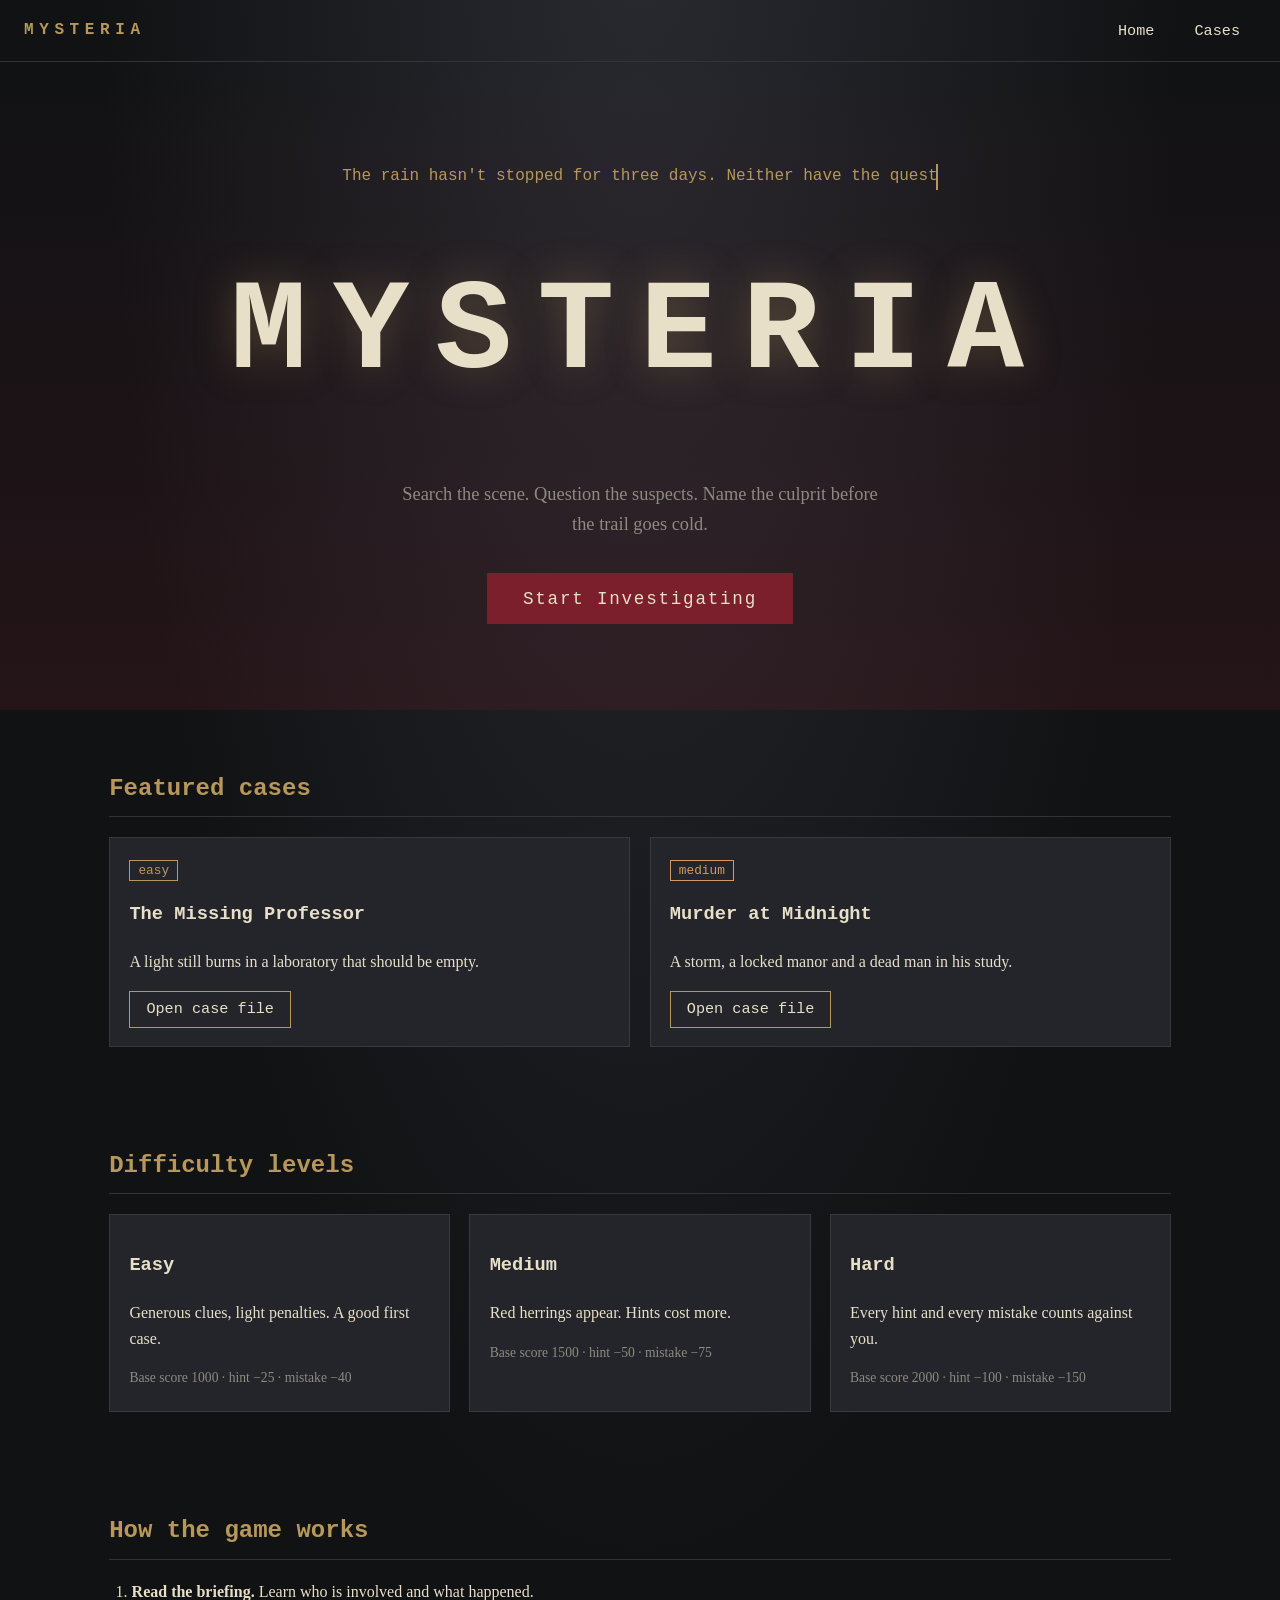
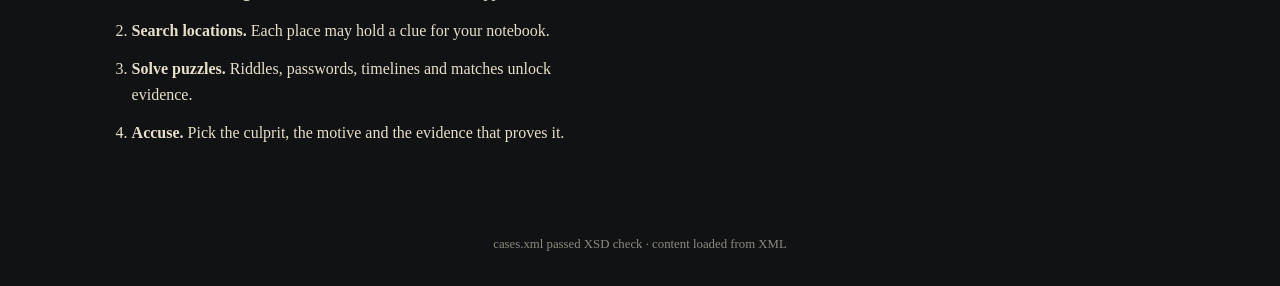
<file: myst.html>
<!DOCTYPE html>
<html lang="en">
<head>
<meta charset="UTF-8">
<meta name="viewport" content="width=device-width, initial-scale=1">
<title>MYSTERIA – The Interactive Mystery Experience</title>
<style>
:root{--ink:#111214;--coal:#1b1c20;--card:#24252b;--paper:#e8dfc8;--gold:#b8985a;--wine:#7a1f2b;--mute:#8d8a80;--ok:#6f9a6a;--bad:#c0504d}
*{box-sizing:border-box}
html{scroll-behavior:smooth}
body{margin:0;background:radial-gradient(ellipse at 50% -10%,#2a2b31,var(--ink) 60%);color:var(--paper);font-family:Georgia,'Times New Roman',serif;line-height:1.6;min-height:100vh}
h1,h2,h3,h4,.typed,.logo,.stamp,button,.role{font-family:'Courier New',Courier,monospace}
button{cursor:pointer;color:var(--paper);background:none;border:1px solid var(--gold);padding:.55rem 1rem;font-size:.95rem;transition:background .2s,color .2s}
button:hover,button:focus-visible{background:var(--gold);color:var(--ink);outline:none}
button:disabled{opacity:.4;cursor:default}
input,select{background:var(--ink);color:var(--paper);border:1px solid var(--mute);padding:.5rem;font:inherit;max-width:100%}
.top{display:flex;justify-content:space-between;align-items:center;padding:.8rem 1.5rem;border-bottom:1px solid #333}
.logo{color:var(--gold);letter-spacing:.35em;text-decoration:none;font-weight:bold}
.top nav button{border:0;margin-left:.5rem}
.view{display:block}.view[hidden]{display:none}
.hero{min-height:72vh;display:flex;flex-direction:column;justify-content:center;align-items:center;text-align:center;padding:2rem;background:linear-gradient(transparent,rgba(122,31,43,.18))}
.hero h1{font-size:clamp(3rem,11vw,8rem);letter-spacing:.2em;margin:.2em 0;color:var(--paper);text-shadow:0 0 40px rgba(184,152,90,.35)}
.typed{color:var(--gold);overflow:hidden;white-space:nowrap;max-width:100%;border-right:2px solid var(--gold);width:0;animation:type 4s steps(60) forwards,blink .8s step-end infinite}
@keyframes type{to{width:62ch}}@keyframes blink{50%{border-color:transparent}}
.sub{max-width:52ch;color:var(--mute);font-size:1.15rem}
.cta{background:var(--wine);border-color:var(--wine);font-size:1.1rem;padding:.9rem 2.2rem;letter-spacing:.1em;margin-top:1rem}
.cta:hover{background:var(--gold);border-color:var(--gold)}
.band{max-width:1100px;margin:0 auto;padding:2.5rem 1.2rem}
.band h2{color:var(--gold);border-bottom:1px solid #333;padding-bottom:.5rem}
.grid{display:grid;grid-template-columns:repeat(auto-fit,minmax(260px,1fr));gap:1.2rem}
.card,.pin,.puz,.clue{background:var(--card);border:1px solid #38393f;padding:1.1rem 1.2rem;position:relative}
.card.click{cursor:pointer;transition:transform .2s,border-color .2s}.card.click:hover{transform:translateY(-3px);border-color:var(--gold)}
.badge{font-family:'Courier New',monospace;font-size:.8rem;border:1px solid var(--gold);padding:.1rem .5rem;color:var(--gold)}
.badge.medium{color:#d19a66;border-color:#d19a66}.badge.hard{color:var(--bad);border-color:var(--bad)}
.steps{max-width:60ch;padding-left:1.4rem}.steps li{margin:.8rem 0}
.filters{margin:1rem 0}.filters button{margin-right:.5rem}.filters .on{background:var(--gold);color:var(--ink)}
.history p{border-left:3px solid var(--wine);padding-left:.8rem;margin:.4rem 0}
#game{display:grid;grid-template-columns:260px 1fr;gap:1.5rem;padding:1.2rem;max-width:1300px;margin:0 auto}
#game[hidden]{display:none}
.side{background:var(--coal);border:1px solid #333;padding:1rem;align-self:start;position:sticky;top:1rem}
.side h2{color:var(--gold);font-size:1.1rem;margin-top:0}
.small{font-size:.85rem;color:var(--mute);margin:.3rem 0}
.meter{height:8px;background:#000;border:1px solid #333}.meter div{height:100%;width:0;background:linear-gradient(90deg,var(--wine),var(--gold));transition:width .6s}
#tabs{display:flex;flex-direction:column;gap:.4rem;margin-top:1rem}
#tabs button{text-align:left}#tabs .on{background:var(--gold);color:var(--ink)}
.panel{background:var(--coal);border:1px solid #333;padding:1.5rem;min-height:60vh;animation:fade .35s}
@keyframes fade{from{opacity:0}}
.panel h2{margin-top:0;color:var(--gold)}
.story{font-family:'Courier New',monospace;white-space:pre-wrap;line-height:1.8;background:var(--paper);color:#222;padding:1.4rem;box-shadow:4px 4px 0 var(--wine)}
.board{display:grid;grid-template-columns:repeat(auto-fit,minmax(230px,1fr));gap:1.2rem}
.pin{background:var(--paper);color:#222;transform:rotate(-1deg)}.pin:nth-child(even){transform:rotate(1.2deg)}
.pin::before{content:"";position:absolute;top:-6px;left:50%;width:12px;height:12px;border-radius:50%;background:var(--wine);box-shadow:0 2px 3px #0006}
.pin .role{color:var(--wine);font-weight:bold;margin:0}.pin .motive{font-style:italic}
.locs{display:grid;grid-template-columns:repeat(auto-fit,minmax(220px,1fr));gap:1rem}
.clue{background:var(--paper);color:#222;margin:.8rem 0;border-left:5px solid var(--wine);animation:fade .5s}
.clue h4{margin:0 0 .3rem}
.puz{margin:1rem 0}.puz.done{border-color:var(--ok)}
.fb{min-height:1.4em;font-family:'Courier New',monospace}.fb.ok{color:var(--ok)}.fb.bad{color:var(--bad)}
.hint{color:var(--gold);font-style:italic}
.row{display:flex;gap:.6rem;flex-wrap:wrap;align-items:center;margin:.5rem 0}
.tl li{display:flex;gap:.5rem;align-items:center;margin:.3rem 0;list-style:none}
.result{border:2px solid var(--gold);padding:1.2rem;margin-top:1rem;background:#0006}
.result.win{border-color:var(--ok)}.result.lose{border-color:var(--bad)}
footer{text-align:center;color:var(--mute);font-size:.8rem;padding:2rem}
@media(max-width:800px){#game{grid-template-columns:1fr}.side{position:static}#tabs{flex-direction:row;flex-wrap:wrap}.typed{white-space:normal;border:0;width:auto;animation:none}}
@media(prefers-reduced-motion:reduce){*{animation:none!important;transition:none!important}.typed{width:auto}}

</style>
</head>
<body>
<header class="top">
  <a href="#" class="logo" data-go="home">MYSTERIA</a>
  <nav><button data-go="home">Home</button><button data-go="select">Cases</button></nav>
</header>

<main id="home" class="view">
  <section class="hero">
    <p class="typed">The rain hasn't stopped for three days. Neither have the questions.</p>
    <h1>MYSTERIA</h1>
    <p class="sub">Search the scene. Question the suspects. Name the culprit before the trail goes cold.</p>
    <button class="cta" data-go="select">Start Investigating</button>
  </section>
  <section class="band"><h2>Featured cases</h2><div id="featured" class="grid"></div></section>
  <section class="band"><h2>Difficulty levels</h2><div id="levels" class="grid"></div></section>
  <section class="band"><h2>How the game works</h2>
    <ol class="steps">
      <li><b>Read the briefing.</b> Learn who is involved and what happened.</li>
      <li><b>Search locations.</b> Each place may hold a clue for your notebook.</li>
      <li><b>Solve puzzles.</b> Riddles, passwords, timelines and matches unlock evidence.</li>
      <li><b>Accuse.</b> Pick the culprit, the motive and the evidence that proves it.</li>
    </ol>
  </section>
</main>

<main id="select" class="view" hidden>
  <section class="band"><h2>Choose a case</h2>
    <div id="filters" class="filters"></div>
    <div id="cases" class="grid"></div>
    <h2>Case history</h2><div id="history" class="history"></div>
  </section>
</main>

<main id="game" class="view" hidden>
  <aside class="side">
    <h2 id="gTitle"></h2>
    <div class="meter"><div id="bar"></div></div>
    <p id="pct" class="small"></p>
    <p class="small" id="scoreLine"></p>
    <nav id="tabs"></nav>
  </aside>
  <section id="panel" class="panel"></section>
</main>

<footer><span id="xmlStatus">Loading XML…</span></footer>
<script>window.XML_BUNDLE={"cases.xml": "<?xml version=\"1.0\" encoding=\"UTF-8\"?>\n<cases>\n  <case id=\"c1\" difficulty=\"easy\">\n    <title>The Missing Professor<\/title>\n    <tagline>A light still burns in a laboratory that should be empty.<\/tagline>\n    <story>Professor Elias Verma has not been seen since Thursday night. His coat hangs in Lab 4, his tea is cold, and the research files for his cancer-drug formula are gone. The campus has three people who had access after hours. Find out who took the professor, and why.<\/story>\n    <suspects>\n      <suspect id=\"s1\"><name>Dr. Meera Rao<\/name><role>Rival researcher<\/role><profile>Competed with Verma for the same grant for six years.<\/profile><motive>Jealousy over the grant<\/motive><\/suspect>\n      <suspect id=\"s2\"><name>Karan Malhotra<\/name><role>Lab assistant<\/role><profile>Quiet, deep in debt, with keys to every lab.<\/profile><motive>Money<\/motive><\/suspect>\n      <suspect id=\"s3\"><name>Dean Sharma<\/name><role>Dean of Sciences<\/role><profile>Had threatened to cut Verma's funding.<\/profile><motive>Budget pressure<\/motive><\/suspect>\n    <\/suspects>\n    <locations>\n      <location id=\"l1\"><name>Laboratory 4<\/name><desc>Steel benches, a humming fridge and an open logbook.<\/desc><\/location>\n      <location id=\"l2\"><name>Faculty Office<\/name><desc>Paper everywhere. The bin hasn't been emptied.<\/desc><\/location>\n      <location id=\"l3\"><name>Security Desk<\/name><desc>Keycard readers log every door on campus.<\/desc><\/location>\n    <\/locations>\n    <motives>\n      <motive id=\"m1\">Jealousy over the research grant<\/motive>\n      <motive id=\"m2\">Selling the formula to a rival firm<\/motive>\n      <motive id=\"m3\">Stopping the professor's funding scandal<\/motive>\n    <\/motives>\n    <clues>\n      <clue id=\"k1\" location=\"l1\"><title>Lab logbook<\/title><text>Verma's last entry is 9:40 PM: \"K. asked for the formula files again. Refused.\"<\/text><\/clue>\n      <clue id=\"k2\" location=\"l2\"><title>Torn courier receipt<\/title><text>A receipt addressed to Helix Biotech, signed with the initials K.M.<\/text><\/clue>\n      <clue id=\"k3\" location=\"l3\"><title>Keycard log<\/title><text>Karan Malhotra's card opened Lab 4 at 11:52 PM, after the building was locked.<\/text><\/clue>\n      <clue id=\"k4\" puzzle=\"p1\"><title>Safe contents<\/title><text>A USB drive label: \"Backup, copied by K.\" The files were duplicated before they vanished.<\/text><\/clue>\n      <clue id=\"k5\" puzzle=\"p2\"><title>Corridor CCTV<\/title><text>A lab-coated figure leaves at 11:58 PM carrying a black case. The hands are those of a young man.<\/text><\/clue>\n      <clue id=\"k6\" puzzle=\"p3\"><title>Deleted file history<\/title><text>The formula was emailed out from Karan's account at 11:55 PM.<\/text><\/clue>\n    <\/clues>\n    <solution culprit=\"s2\" motive=\"m2\">\n      <explanation>Karan owed money and tried to buy Verma's files for Helix Biotech. After Verma refused, Karan returned at 11:52 PM, copied the formula and emailed it at 11:55 PM. The courier receipt and the keycard log place him there, and the sent email proves intent.<\/explanation>\n      <evidence ref=\"k2\"/><evidence ref=\"k3\"/><evidence ref=\"k6\"/>\n    <\/solution>\n  <\/case>\n  <case id=\"c2\" difficulty=\"medium\">\n    <title>Murder at Midnight<\/title>\n    <tagline>A storm, a locked manor and a dead man in his study.<\/tagline>\n    <story>Lord Ashcombe was found dead in the study of Blackwood Manor just after midnight. The storm has cut the roads, so the killer is still in the house. Three guests had reason to want him gone, and one of them is lying.<\/story>\n    <suspects>\n      <suspect id=\"s1\"><name>Lady Vivian Ashcombe<\/name><role>Wife<\/role><profile>Estranged, but still named in the will.<\/profile><motive>Inheritance<\/motive><\/suspect>\n      <suspect id=\"s2\"><name>Mr. Graves<\/name><role>Butler<\/role><profile>Thirty years of loyal service, and a locked drawer nobody has seen inside.<\/profile><motive>Dismissal<\/motive><\/suspect>\n      <suspect id=\"s3\"><name>Dr. Pell<\/name><role>Family physician<\/role><profile>Attending Lord Ashcombe's heart condition for a decade.<\/profile><motive>Hidden wrongdoing<\/motive><\/suspect>\n    <\/suspects>\n    <locations>\n      <location id=\"l1\"><name>The Study<\/name><desc>A toppled chair, a smashed glass and a mantel clock.<\/desc><\/location>\n      <location id=\"l2\"><name>Dining Room<\/name><desc>The table is still set. One wine glass is untouched.<\/desc><\/location>\n      <location id=\"l3\"><name>Guest Room<\/name><desc>Dr. Pell's room, his leather bag on the bed.<\/desc><\/location>\n    <\/locations>\n    <motives>\n      <motive id=\"m1\">Inheriting the estate<\/motive>\n      <motive id=\"m2\">Avoiding dismissal<\/motive>\n      <motive id=\"m3\">Hiding falsified prescriptions<\/motive>\n    <\/motives>\n    <clues>\n      <clue id=\"k1\" location=\"l1\"><title>Stopped clock<\/title><text>The mantel clock stopped at 11:47 when it was knocked from the shelf.<\/text><\/clue>\n      <clue id=\"k2\" location=\"l2\"><title>Poisoned glass<\/title><text>Traces of digitalis, a heart drug that is deadly in overdose, in the wine glass.<\/text><\/clue>\n      <clue id=\"k3\" location=\"l3\"><title>Pell's bag<\/title><text>An empty digitalis vial is missing from the doctor's bag, with its label torn off.<\/text><\/clue>\n      <clue id=\"k4\" puzzle=\"p6\"><title>Study safe ledger<\/title><text>The ledger lists dozens of prescriptions signed by Dr. Pell for patients who do not exist. Ashcombe had circled them.<\/text><\/clue>\n      <clue id=\"k5\" puzzle=\"p5\"><title>Muddy footprints<\/title><text>Boot prints by the garden door match Dr. Pell's shoes, not the butler's.<\/text><\/clue>\n      <clue id=\"k7\" puzzle=\"p4\"><title>Garden-door footprints<\/title><text>Wet prints lead in from the garden door and stop at the study.<\/text><\/clue>\n    <\/clues>\n    <solution culprit=\"s3\" motive=\"m3\">\n      <explanation>Lord Ashcombe discovered Dr. Pell's fake prescriptions and circled them in the ledger. Pell poisoned the wine with digitalis from his own bag, then went out through the garden door to look as if he came from the guest wing. The glass, the missing vial and the ledger together show means, opportunity and motive.<\/explanation>\n      <evidence ref=\"k2\"/><evidence ref=\"k3\"/><evidence ref=\"k4\"/>\n    <\/solution>\n  <\/case>\n<\/cases>\n", "puzzles.xml": "<?xml version=\"1.0\" encoding=\"UTF-8\"?>\n<puzzles>\n  <puzzle id=\"p1\" case=\"c1\" type=\"password\" reward=\"k4\"><title>The Professor's Safe<\/title><question>A plaque above the safe reads \"Est. MCMXC\". Enter the four-digit year to open it.<\/question><answer>1990<\/answer><hint>Convert the Roman numerals: M=1000, CM=900, XC=90.<\/hint><success>The safe clicks open.<\/success><\/puzzle>\n  <puzzle id=\"p2\" case=\"c1\" type=\"timeline\" reward=\"k5\"><title>Rebuild the Night<\/title><question>Put Thursday night in order, earliest first.<\/question><event order=\"1\">Verma writes his final logbook entry<\/event><event order=\"2\">Building is locked for the night<\/event><event order=\"3\">Keycard opens Lab 4<\/event><event order=\"4\">Verma's car is found abandoned<\/event><hint>The keycard swipe happens after the lock-up.<\/hint><success>The footage lines up with that timeline.<\/success><\/puzzle>\n  <puzzle id=\"p3\" case=\"c1\" type=\"riddle\" reward=\"k6\"><title>The Locked Account<\/title><question>The login hint reads: \"I have keys but open no doors. I have space but no room.\" What am I?<\/question><answer>keyboard<\/answer><answer>a keyboard<\/answer><hint>You are typing on one.<\/hint><success>The account opens to its sent folder.<\/success><\/puzzle>\n  <puzzle id=\"p4\" case=\"c2\" type=\"riddle\" reward=\"k7\"><title>The Gardener's Riddle<\/title><question>A note on the garden door: \"The more you take, the more you leave behind.\" What is it?<\/question><answer>footsteps<\/answer><answer>footprints<\/answer><hint>Think of walking through mud.<\/hint><success>Wet prints lead from the garden door.<\/success><\/puzzle>\n  <puzzle id=\"p5\" case=\"c2\" type=\"match\" reward=\"k5\"><title>Match the Evidence<\/title><question>Match each item found in the house to its owner.<\/question><pair left=\"Muddy leather shoes\" right=\"Dr. Pell\"/><pair left=\"Lipstick on a glass\" right=\"Lady Vivian\"/><pair left=\"Silver polish rag\" right=\"Mr. Graves\"/><hint>Who was outdoors, who was at dinner, and who cleans?<\/hint><success>The boots match the garden-door prints.<\/success><\/puzzle>\n  <puzzle id=\"p6\" case=\"c2\" type=\"choice\" reward=\"k4\"><title>The Study Safe<\/title><question>The safe code is the time the clock stopped. Which code opens it?<\/question><option>0447<\/option><option correct=\"true\">1147<\/option><option>1247<\/option><hint>The clock stopped at 11:47. Which options are written as 24-hour times?<\/hint><success>The safe opens.<\/success><\/puzzle>\n<\/puzzles>\n", "levels.xml": "<?xml version=\"1.0\" encoding=\"UTF-8\"?>\n<levels>\n  <level id=\"easy\" base=\"1000\" hintPenalty=\"25\" wrongPenalty=\"40\"><name>Easy<\/name><blurb>Generous clues, light penalties. A good first case.<\/blurb><\/level>\n  <level id=\"medium\" base=\"1500\" hintPenalty=\"50\" wrongPenalty=\"75\"><name>Medium<\/name><blurb>Red herrings appear. Hints cost more.<\/blurb><\/level>\n  <level id=\"hard\" base=\"2000\" hintPenalty=\"100\" wrongPenalty=\"150\"><name>Hard<\/name><blurb>Every hint and every mistake counts against you.<\/blurb><\/level>\n<\/levels>\n", "case.xsl": "<?xml version=\"1.0\" encoding=\"UTF-8\"?>\n<xsl:stylesheet version=\"1.0\" xmlns:xsl=\"http://www.w3.org/1999/XSL/Transform\">\n  <xsl:output method=\"html\"/>\n  <xsl:param name=\"view\" select=\"'suspects'\"/>\n  <xsl:template match=\"/case\">\n    <xsl:choose>\n      <xsl:when test=\"$view='suspects'\">\n        <div class=\"board\">\n          <xsl:for-each select=\"suspects/suspect\">\n            <article class=\"pin\"><h3><xsl:value-of select=\"name\"/><\/h3>\n              <p class=\"role\"><xsl:value-of select=\"role\"/><\/p>\n              <p><xsl:value-of select=\"profile\"/><\/p>\n              <p class=\"motive\">Possible motive: <xsl:value-of select=\"motive\"/><\/p>\n            <\/article>\n          <\/xsl:for-each>\n        <\/div>\n      <\/xsl:when>\n      <xsl:otherwise>\n        <xsl:variable name=\"c\" select=\"solution/@culprit\"/>\n        <xsl:variable name=\"m\" select=\"solution/@motive\"/>\n        <h3>The culprit: <xsl:value-of select=\"suspects/suspect[@id=$c]/name\"/><\/h3>\n        <p class=\"role\">Motive: <xsl:value-of select=\"motives/motive[@id=$m]\"/><\/p>\n        <p><xsl:value-of select=\"solution/explanation\"/><\/p>\n        <h4>Key evidence<\/h4>\n        <ul><xsl:for-each select=\"solution/evidence\">\n          <xsl:variable name=\"r\" select=\"@ref\"/>\n          <li><b><xsl:value-of select=\"../../clues/clue[@id=$r]/title\"/><\/b>: <xsl:value-of select=\"../../clues/clue[@id=$r]/text\"/><\/li>\n        <\/xsl:for-each><\/ul>\n      <\/xsl:otherwise>\n    <\/xsl:choose>\n  <\/xsl:template>\n<\/xsl:stylesheet>\n", "cases.xsd": "<?xml version=\"1.0\" encoding=\"UTF-8\"?>\n<xs:schema xmlns:xs=\"http://www.w3.org/2001/XMLSchema\" elementFormDefault=\"qualified\">\n  <xs:element name=\"cases\"><xs:complexType><xs:sequence>\n    <xs:element name=\"case\" maxOccurs=\"unbounded\"><xs:complexType>\n      <xs:sequence>\n        <xs:element name=\"title\" type=\"xs:string\"/>\n        <xs:element name=\"tagline\" type=\"xs:string\"/>\n        <xs:element name=\"story\" type=\"xs:string\"/>\n        <xs:element name=\"suspects\"><xs:complexType><xs:sequence>\n          <xs:element name=\"suspect\" maxOccurs=\"unbounded\"><xs:complexType><xs:sequence>\n            <xs:element name=\"name\" type=\"xs:string\"/><xs:element name=\"role\" type=\"xs:string\"/>\n            <xs:element name=\"profile\" type=\"xs:string\"/><xs:element name=\"motive\" type=\"xs:string\"/>\n          <\/xs:sequence><xs:attribute name=\"id\" type=\"xs:ID\" use=\"required\"/><\/xs:complexType><\/xs:element>\n        <\/xs:sequence><\/xs:complexType><\/xs:element>\n        <xs:element name=\"locations\"><xs:complexType><xs:sequence>\n          <xs:element name=\"location\" maxOccurs=\"unbounded\"><xs:complexType><xs:sequence>\n            <xs:element name=\"name\" type=\"xs:string\"/><xs:element name=\"desc\" type=\"xs:string\"/>\n          <\/xs:sequence><xs:attribute name=\"id\" type=\"xs:string\" use=\"required\"/><\/xs:complexType><\/xs:element>\n        <\/xs:sequence><\/xs:complexType><\/xs:element>\n        <xs:element name=\"motives\"><xs:complexType><xs:sequence>\n          <xs:element name=\"motive\" maxOccurs=\"unbounded\"><xs:complexType><xs:simpleContent><xs:extension base=\"xs:string\"><xs:attribute name=\"id\" type=\"xs:string\" use=\"required\"/><\/xs:extension><\/xs:simpleContent><\/xs:complexType><\/xs:element>\n        <\/xs:sequence><\/xs:complexType><\/xs:element>\n        <xs:element name=\"clues\"><xs:complexType><xs:sequence>\n          <xs:element name=\"clue\" maxOccurs=\"unbounded\"><xs:complexType><xs:sequence>\n            <xs:element name=\"title\" type=\"xs:string\"/><xs:element name=\"text\" type=\"xs:string\"/>\n          <\/xs:sequence><xs:attribute name=\"id\" type=\"xs:string\" use=\"required\"/>\n          <xs:attribute name=\"location\" type=\"xs:string\"/><xs:attribute name=\"puzzle\" type=\"xs:string\"/><\/xs:complexType><\/xs:element>\n        <\/xs:sequence><\/xs:complexType><\/xs:element>\n        <xs:element name=\"solution\"><xs:complexType><xs:sequence>\n          <xs:element name=\"explanation\" type=\"xs:string\"/>\n          <xs:element name=\"evidence\" maxOccurs=\"unbounded\"><xs:complexType><xs:attribute name=\"ref\" type=\"xs:string\" use=\"required\"/><\/xs:complexType><\/xs:element>\n        <\/xs:sequence><xs:attribute name=\"culprit\" type=\"xs:string\" use=\"required\"/><xs:attribute name=\"motive\" type=\"xs:string\" use=\"required\"/><\/xs:complexType><\/xs:element>\n      <\/xs:sequence>\n      <xs:attribute name=\"id\" type=\"xs:string\" use=\"required\"/>\n      <xs:attribute name=\"difficulty\" use=\"required\"><xs:simpleType><xs:restriction base=\"xs:string\"><xs:enumeration value=\"easy\"/><xs:enumeration value=\"medium\"/><xs:enumeration value=\"hard\"/><\/xs:restriction><\/xs:simpleType><\/xs:attribute>\n    <\/xs:complexType><\/xs:element>\n  <\/xs:sequence><\/xs:complexType><\/xs:element>\n<\/xs:schema>\n", "progress.xml": "<?xml version=\"1.0\" encoding=\"UTF-8\"?>\n<progress><player name=\"Detective\"/><\/progress>\n"};</script>
<script>
/* MYSTERIA – all game content comes from XML in /data.
   DOM parsing: DOMParser. Querying: XPath (document.evaluate). Transform: XSLT (XSLTProcessor).
   Validation: structural check driven by cases.xsd (browsers have no native XSD validator). */
const $ = s => document.querySelector(s);
const esc = s => String(s).replace(/[&<>"]/g, c => ({'&':'&amp;','<':'&lt;','>':'&gt;','"':'&quot;'}[c]));
const shuffle = a => [...a].sort(() => Math.random() - .5);

/* XPath helpers */
const xp = (ctx, expr) => {
  const r = (ctx.ownerDocument || ctx).evaluate(expr, ctx, null, XPathResult.ORDERED_NODE_SNAPSHOT_TYPE, null), a = [];
  for (let i = 0; i < r.snapshotLength; i++) a.push(r.snapshotItem(i));
  return a;
};
const tx = (ctx, expr) => (xp(ctx, expr)[0]?.textContent || '').trim();

const D = {}; let G = null, filter = 'all';
const fetchXML = async f => {
  if (window.XML_BUNDLE && XML_BUNDLE[f]) return new DOMParser().parseFromString(XML_BUNDLE[f], 'application/xml');
  const res = await fetch('data/' + f);
  if (!res.ok) throw new Error(f + ' (' + res.status + ')');
  return new DOMParser().parseFromString(await res.text(), 'application/xml');
};
const getCase = id => xp(D.cases, `//case[@id='${id}']`)[0];
const getLevel = id => xp(D.lvl, `//level[@id='${id}']`)[0];

/* XSD-driven validation: required child elements and attributes declared in the schema */
function validate(doc, xsd) {
  const XS = 'http://www.w3.org/2001/XMLSchema', rules = {}, errs = [];
  for (const el of xsd.getElementsByTagNameNS(XS, 'element')) {
    const ct = [...el.children].find(c => c.localName === 'complexType');
    const seq = ct && [...ct.children].find(c => c.localName === 'sequence');
    if (!seq) continue;
    rules[el.getAttribute('name')] = {
      kids: [...seq.children].filter(c => c.localName === 'element' && c.getAttribute('minOccurs') !== '0').map(c => c.getAttribute('name')),
      attrs: [...ct.children].filter(c => c.localName === 'attribute' && c.getAttribute('use') === 'required').map(c => c.getAttribute('name'))
    };
  }
  for (const n of doc.getElementsByTagName('*')) {
    const r = rules[n.localName]; if (!r) continue;
    r.kids.forEach(k => { if (![...n.children].some(c => c.localName === k)) errs.push(`<${n.localName}> missing <${k}>`); });
    r.attrs.forEach(a => { if (!n.hasAttribute(a)) errs.push(`<${n.localName}> missing @${a}`); });
  }
  const bad = xp(doc, "//case[not(@difficulty='easy' or @difficulty='medium' or @difficulty='hard')]");
  if (bad.length) errs.push('invalid difficulty value');
  return errs;
}

/* XSLT: transform one <case> into HTML */
function xslt(caseNode, view) {
  const d = document.implementation.createDocument('', '', null);
  d.appendChild(d.importNode(caseNode, true));
  const p = new XSLTProcessor();
  p.importStylesheet(D.xsl); p.setParameter(null, 'view', view);
  return p.transformToFragment(d, document);
}

/* Player progress stored as XML (seeded from progress.xml, saved in localStorage) */
function saveResult(caseId, score, win) {
  const r = D.prog.createElement('result');
  r.setAttribute('case', caseId); r.setAttribute('score', score); r.setAttribute('solved', win);
  D.prog.documentElement.appendChild(r);
  try { localStorage.setItem('mysteria_progress', new XMLSerializer().serializeToString(D.prog)); } catch (e) {}
}

async function init() {
  try {
    const f = ['cases.xml', 'puzzles.xml', 'levels.xml', 'case.xsl', 'cases.xsd', 'progress.xml'];
    [D.cases, D.puz, D.lvl, D.xsl, D.xsd, D.prog] = await Promise.all(f.map(fetchXML));
    try { const s = localStorage.getItem('mysteria_progress'); if (s) D.prog = new DOMParser().parseFromString(s, 'application/xml'); } catch (e) {}
    const errs = validate(D.cases, D.xsd);
    $('#xmlStatus').textContent = errs.length ? 'XSD check failed: ' + errs.join('; ') : 'cases.xml passed XSD check · content loaded from XML';
    renderHome(); renderSelect();
  } catch (e) {
    $('#xmlStatus').textContent = 'Could not load XML: ' + e.message + '. Serve this folder over HTTP (python3 -m http.server) instead of opening the file directly.';
  }
}

function go(v) {
  document.querySelectorAll('.view').forEach(s => s.hidden = s.id !== v);
  window.scrollTo(0, 0);
  if (v === 'select') renderSelect();
}
document.addEventListener('click', e => { const b = e.target.closest('[data-go]'); if (b) { e.preventDefault(); go(b.dataset.go); } });

const caseCard = c => {
  const d = c.getAttribute('difficulty');
  const el = document.createElement('article');
  el.className = 'card click'; el.tabIndex = 0;
  el.innerHTML = `<span class="badge ${d}">${d}</span><h3>${esc(tx(c, 'title'))}</h3><p>${esc(tx(c, 'tagline'))}</p><button>Open case file</button>`;
  const open = () => startCase(c.getAttribute('id'));
  el.onclick = open; el.onkeydown = e => { if (e.key === 'Enter') open(); };
  return el;
};

function renderHome() {
  $('#featured').replaceChildren(...xp(D.cases, '//case').map(caseCard));
  $('#levels').replaceChildren(...xp(D.lvl, '//level').map(l => {
    const el = document.createElement('div'); el.className = 'card click';
    el.innerHTML = `<h3>${esc(tx(l, 'name'))}</h3><p>${esc(tx(l, 'blurb'))}</p><p class="small">Base score ${l.getAttribute('base')} · hint −${l.getAttribute('hintPenalty')} · mistake −${l.getAttribute('wrongPenalty')}</p>`;
    el.onclick = () => { filter = l.getAttribute('id'); go('select'); };
    return el;
  }));
}

function renderSelect() {
  const ids = ['all', ...xp(D.lvl, '//level/@id').map(a => a.value)];
  $('#filters').replaceChildren(...ids.map(i => {
    const b = document.createElement('button'); b.textContent = i; b.className = i === filter ? 'on' : '';
    b.onclick = () => { filter = i; renderSelect(); }; return b;
  }));
  const list = xp(D.cases, filter === 'all' ? '//case' : `//case[@difficulty='${filter}']`);
  if (list.length) $('#cases').replaceChildren(...list.map(caseCard));
  else $('#cases').innerHTML = '<p>No cases at this difficulty yet. Choose another level.</p>';
  const h = xp(D.prog, '//result');
  $('#history').innerHTML = h.length ? h.map(r => `<p>${esc(tx(getCase(r.getAttribute('case')), 'title'))}: ${r.getAttribute('solved') === 'true' ? 'Solved' : 'Unsolved'}, score ${r.getAttribute('score')}</p>`).join('') : '<p class="small">No closed cases yet.</p>';
}

/* ---------- Investigation ---------- */
const TABS = [['brief', 'Briefing'], ['suspects', 'Suspects'], ['scene', 'Scene'], ['puzzles', 'Puzzles'], ['notebook', 'Notebook'], ['accuse', 'Accuse']];

function startCase(id) {
  G = { id, c: getCase(id), found: new Set(), solved: new Set(), hints: 0, wrong: 0, notes: '', result: null, tab: 'brief' };
  go('game'); $('#gTitle').textContent = tx(G.c, 'title');
  $('#tabs').replaceChildren(...TABS.map(([k, n]) => {
    const b = document.createElement('button'); b.textContent = n; b.dataset.k = k;
    b.onclick = () => { G.tab = k; render(); }; return b;
  }));
  render();
}

function score() {
  const l = getLevel(G.c.getAttribute('difficulty'));
  return Math.max(0, +l.getAttribute('base') - G.hints * l.getAttribute('hintPenalty') - G.wrong * l.getAttribute('wrongPenalty') + G.solved.size * 50);
}
function side() {
  const total = xp(G.c, 'clues/clue').length + xp(D.puz, `//puzzle[@case='${G.id}']`).length;
  const pct = Math.round((G.found.size + G.solved.size) / total * 100);
  $('#bar').style.width = pct + '%'; $('#pct').textContent = `Case progress: ${pct}%`;
  $('#scoreLine').textContent = `Score ${score()} · Hints used ${G.hints} · Mistakes ${G.wrong}`;
  document.querySelectorAll('#tabs button').forEach(b => b.className = b.dataset.k === G.tab ? 'on' : '');
}
const clueHTML = id => { const k = xp(G.c, `clues/clue[@id='${id}']`)[0]; return `<div class="clue"><h4>${esc(tx(k, 'title'))}</h4><p>${esc(tx(k, 'text'))}</p></div>`; };
const hintCost = () => getLevel(G.c.getAttribute('difficulty')).getAttribute('hintPenalty');

function render() {
  const p = $('#panel'); p.style.animation = 'none'; p.offsetHeight; p.style.animation = '';
  ({ brief, suspects, scene, puzzles, notebook, accuse })[G.tab](p); side();
}

function brief(p) {
  p.innerHTML = `<h2>${esc(tx(G.c, 'title'))}</h2><div class="story">${esc(tx(G.c, 'story'))}</div>
    <p class="small">Tip: search every location, then solve the puzzles to unlock deeper evidence.</p>
    <button id="begin">Examine suspects</button>`;
  $('#begin').onclick = () => { G.tab = 'suspects'; render(); };
}

function suspects(p) {
  p.innerHTML = '<h2>Suspects</h2><div id="slot"></div>';
  $('#slot').appendChild(xslt(G.c, 'suspects'));   // XSLT output
}

function scene(p) {
  p.innerHTML = '<h2>Investigation scene</h2><div class="locs" id="locs"></div><div class="row"><button id="lead"></button></div><p class="hint" id="leadTxt"></p>';
  $('#locs').replaceChildren(...xp(G.c, 'locations/location').map(l => {
    const lid = l.getAttribute('id'), el = document.createElement('div'); el.className = 'card';
    const clues = xp(G.c, `clues/clue[@location='${lid}']`);
    const show = () => clues.map(k => clueHTML(k.getAttribute('id'))).join('') || '<p>Nothing here.</p>';
    el.innerHTML = `<h3>${esc(tx(l, 'name'))}</h3><p>${esc(tx(l, 'desc'))}</p><button>Search</button><div class="res"></div>`;
    const res = el.querySelector('.res');
    if (clues.every(k => G.found.has(k.getAttribute('id')))) res.innerHTML = show();
    el.querySelector('button').onclick = () => {
      res.innerHTML = '<p class="small">Searching…</p>';
      setTimeout(() => { clues.forEach(k => G.found.add(k.getAttribute('id'))); res.innerHTML = show(); side(); }, 600);
    };
    return el;
  }));
  $('#lead').textContent = `Ask for a lead (−${hintCost()})`;
  $('#lead').onclick = () => {
    const next = xp(G.c, 'locations/location').find(l => xp(G.c, `clues/clue[@location='${l.getAttribute('id')}']`).some(k => !G.found.has(k.getAttribute('id'))));
    G.hints++; $('#leadTxt').textContent = next ? `Try searching: ${tx(next, 'name')}.` : 'Every location is searched. Solve the puzzles for the remaining clues.'; side();
  };
}

function puzzles(p) {
  p.innerHTML = '<h2>Puzzles</h2>';
  xp(D.puz, `//puzzle[@case='${G.id}']`).forEach(q => p.appendChild(puzEl(q)));
}

function puzEl(q) {
  const id = q.getAttribute('id'), type = q.getAttribute('type'), reward = q.getAttribute('reward');
  const el = document.createElement('div'); el.className = 'puz' + (G.solved.has(id) ? ' done' : '');
  let tl = [];
  const draw = () => {
    let body = '';
    if (type === 'riddle' || type === 'password') body = '<input class="in" placeholder="Your answer">';
    else if (type === 'choice') body = xp(q, 'option').map((o, i) => `<label><input type="radio" name="r${id}" value="${i}"> ${esc(o.textContent)}</label><br>`).join('');
    else if (type === 'match') {
      const opts = shuffle(xp(q, 'pair/@right').map(a => a.value));
      body = xp(q, 'pair').map((pr, i) => `<div class="row"><span>${esc(pr.getAttribute('left'))}</span><select data-i="${i}"><option value="">Choose…</option>${opts.map(o => `<option>${esc(o)}</option>`).join('')}</select></div>`).join('');
    } else if (type === 'timeline') {
      if (!tl.length) tl = shuffle(xp(q, 'event').map(e => ({ o: +e.getAttribute('order'), t: e.textContent })));
      body = '<ol class="tl">' + tl.map((e, i) => `<li>${esc(e.t)} <button data-m="${i},-1">▲</button><button data-m="${i},1">▼</button></li>`).join('') + '</ol>';
    }
    el.innerHTML = `<h3>${esc(tx(q, 'title'))}</h3><p>${esc(tx(q, 'question'))}</p>${body}
      <div class="row"><button class="chk">Check answer</button><button class="hnt">Hint (−${hintCost()})</button></div>
      <p class="hint"></p><p class="fb"></p>`;
    el.querySelectorAll('[data-m]').forEach(b => b.onclick = () => {
      const [i, d] = b.dataset.m.split(',').map(Number), j = i + d;
      if (tl[j]) { [tl[i], tl[j]] = [tl[j], tl[i]]; draw(); }
    });
    const fb = el.querySelector('.fb');
    el.querySelector('.hnt').onclick = () => { G.hints++; el.querySelector('.hint').textContent = 'Hint: ' + tx(q, 'hint'); side(); };
    el.querySelector('.chk').onclick = () => {
      let ok = false;
      if (type === 'riddle' || type === 'password') { const v = el.querySelector('.in').value.trim().toLowerCase(); ok = xp(q, 'answer').some(a => a.textContent.trim().toLowerCase() === v); }
      else if (type === 'choice') { const r = el.querySelector('input:checked'); ok = !!r && xp(q, 'option')[+r.value].getAttribute('correct') === 'true'; }
      else if (type === 'match') { const pr = xp(q, 'pair'); ok = [...el.querySelectorAll('select')].every(s => s.value === pr[+s.dataset.i].getAttribute('right')); }
      else ok = tl.every((e, i) => i === 0 || tl[i - 1].o < e.o);
      if (ok) { G.solved.add(id); G.found.add(reward); done(); }
      else { G.wrong++; fb.className = 'fb bad'; fb.textContent = 'Not right. Check your notebook and try again.'; side(); }
    };
  };
  const done = () => {
    el.className = 'puz done';
    el.innerHTML = `<h3>${esc(tx(q, 'title'))}: solved</h3><p class="fb ok">${esc(tx(q, 'success'))}</p>${clueHTML(reward)}`; side();
  };
  G.solved.has(id) ? done() : draw();
  return el;
}

function notebook(p) {
  p.innerHTML = '<h2>Investigation notebook</h2><div id="nb"></div><h3>Your notes</h3><textarea id="notes" rows="5" style="width:100%;background:#111;color:inherit;border:1px solid #444;padding:.6rem"></textarea>';
  $('#nb').innerHTML = G.found.size ? [...G.found].map(clueHTML).join('') : '<p>No clues yet. Search a location or solve a puzzle.</p>';
  $('#notes').value = G.notes; $('#notes').oninput = e => G.notes = e.target.value;
}

function accuse(p) {
  if (G.result) { p.innerHTML = G.result; $('#slot')?.appendChild(xslt(G.c, 'solution')); return; }
  p.innerHTML = `<h2>Final accusation</h2>
    <p>Who did it?</p><select id="cul">${xp(G.c, 'suspects/suspect').map(s => `<option value="${s.getAttribute('id')}">${esc(tx(s, 'name'))}</option>`).join('')}</select>
    <p>Why?</p><select id="mot">${xp(G.c, 'motives/motive').map(m => `<option value="${m.getAttribute('id')}">${esc(m.textContent)}</option>`).join('')}</select>
    <p>Which evidence proves it?</p><div id="ev"></div><br><button id="go" class="cta">Accuse</button>`;
  $('#ev').innerHTML = G.found.size ? [...G.found].map(id => `<label><input type="checkbox" value="${id}"> ${esc(tx(G.c, `clues/clue[@id='${id}']/title`))}</label><br>`).join('') : '<p class="small">Collect clues first.</p>';
  $('#go').onclick = () => {
    const key = xp(G.c, 'solution/evidence/@ref').map(a => a.value), picked = [...document.querySelectorAll('#ev input:checked')].map(i => i.value);
    const good = picked.filter(x => key.includes(x)).length, bad = picked.length - good;
    const cOK = $('#cul').value === tx(G.c, 'solution/@culprit'), mOK = $('#mot').value === tx(G.c, 'solution/@motive');
    const win = cOK && mOK && good >= 2;
    const final = win ? score() + good * 100 - bad * 50 : Math.floor(score() / 4);
    saveResult(G.id, Math.max(0, final), win);
    G.result = `<h2>Case closed</h2><div class="result ${win ? 'win' : 'lose'}"><h3>${win ? 'Correct. You solved it.' : 'Not quite. The real story is below.'}</h3>
      <p>Culprit: ${cOK ? 'correct' : 'wrong'} · Motive: ${mOK ? 'correct' : 'wrong'} · Key evidence: ${good} of ${key.length}${bad ? `, ${bad} irrelevant` : ''}</p>
      <p><b>Final score: ${Math.max(0, final)}</b></p></div><div id="slot" class="result"></div>
      <p><button data-go="select">Choose another case</button></p>`;
    accuse(p);
  };
}

init();

</script>
</body>
</html>
</file>
